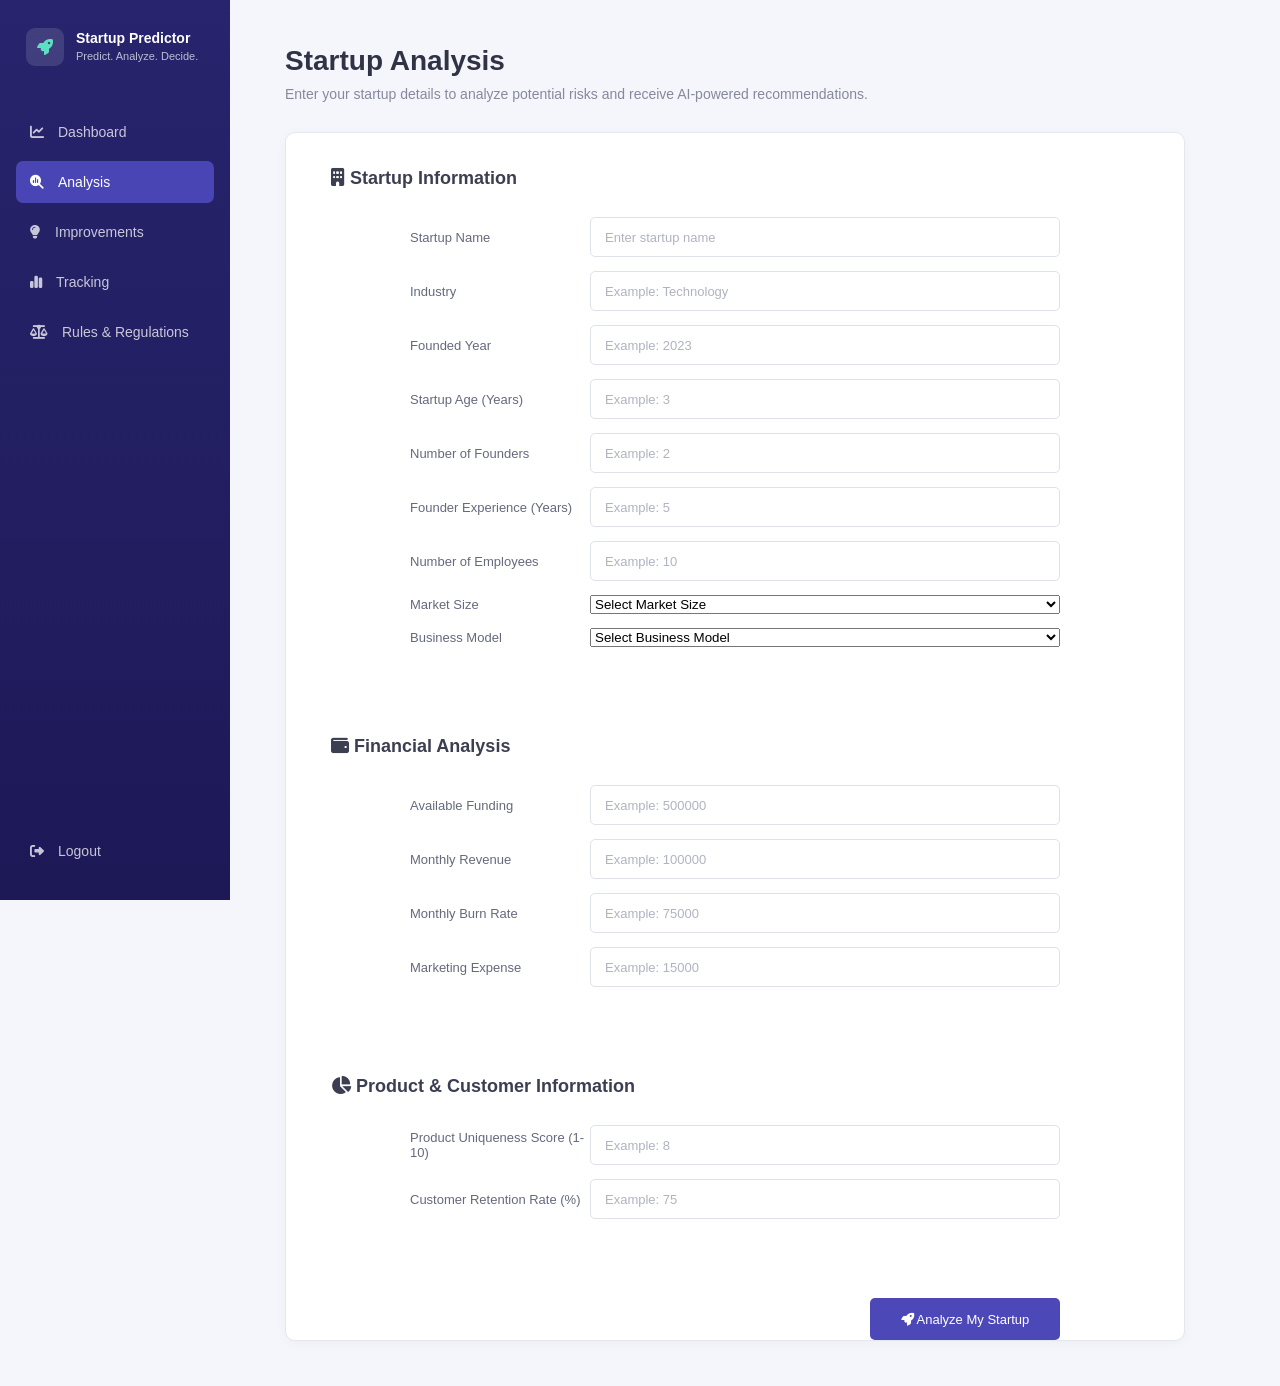
<file: login-page/analysis.html>
<!DOCTYPE html>
<html lang="en">

<head>

    <meta charset="UTF-8">

    <meta
        name="viewport"
        content="width=device-width, initial-scale=1.0"
    >

    <title>Startup Analysis - Startup Failure Predictor</title>

    <link
        rel="stylesheet"
        href="./analysis.css"
    >

    <link
        rel="stylesheet"
        href="https://cdnjs.cloudflare.com/ajax/libs/font-awesome/6.5.2/css/all.min.css"
    >

</head>


<body>


    <!-- ==========================================
         SIDEBAR
    =========================================== -->

    <aside class="sidebar">


        <!-- LOGO -->

        <div class="sidebar-logo">

            <div class="logo-icon">

                <i class="fa-solid fa-rocket"></i>

            </div>


            <div class="logo-text">

                <h3>
                    Startup Predictor
                </h3>

                <span>
                    Predict. Analyze. Decide.
                </span>

            </div>

        </div>



        <!-- ======================================
             NAVIGATION
        ======================================= -->

        <nav class="sidebar-nav">


            <!-- DASHBOARD -->

            <a
                href="./dashboard.html"
                class="nav-item"
            >

                <i class="fa-solid fa-chart-line"></i>

                <span>
                    Dashboard
                </span>

            </a>



            <!-- ANALYSIS -->

            <a
                href="./analysis.html"
                class="nav-item active"
            >

                <i class="fa-solid fa-magnifying-glass-chart"></i>

                <span>
                    Analysis
                </span>

            </a>



            <!-- IMPROVEMENTS -->

            <a
                href="./improvements.html"
                class="nav-item"
            >

                <i class="fa-solid fa-lightbulb"></i>

                <span>
                    Improvements
                </span>

            </a>



            <!-- TRACKING -->

            <a
                href="./tracking.html"
                class="nav-item"
            >

                <i class="fa-solid fa-chart-simple"></i>

                <span>
                    Tracking
                </span>

            </a>



            <!-- RULES & REGULATIONS -->

            <a
                href="./rules.html"
                class="nav-item"
            >

                <i class="fa-solid fa-scale-balanced"></i>

                <span>
                    Rules & Regulations
                </span>

            </a>


        </nav>



        <!-- ======================================
             LOGOUT
        ======================================= -->

        <div class="sidebar-bottom">

            <button
                type="button"
                class="nav-item logout-button"
                id="logoutBtn"
            >

                <i class="fa-solid fa-right-from-bracket"></i>

                <span>
                    Logout
                </span>

            </button>

        </div>


    </aside>



    <!-- ==========================================
         MAIN CONTENT
    =========================================== -->

    <main class="main-content">


        <!-- ======================================
             PAGE HEADER
        ======================================= -->

        <div class="page-header">

            <h1>
                Startup Analysis
            </h1>

            <p>
                Enter your startup details to analyze
                potential risks and receive AI-powered
                recommendations.
            </p>

        </div>



        <!-- ==========================================
             STARTUP INFORMATION
        =========================================== -->

        <div class="analysis-card">


            <div class="tab-content active">


                <h2>

                    <i class="fa-solid fa-building"></i>

                    Startup Information

                </h2>



                <div class="form-container">


                    <!-- ==================================
                         STARTUP NAME
                    =================================== -->

                    <div class="form-group">

                        <label for="startupName">

                            Startup Name

                        </label>


                        <input
                            type="text"
                            id="startupName"
                            placeholder="Enter startup name"
                        >

                    </div>



                    <!-- ==================================
                         INDUSTRY
                    =================================== -->

                    <div class="form-group">

                        <label for="industry">

                            Industry

                        </label>


                        <input
                            type="text"
                            id="industry"
                            placeholder="Example: Technology"
                        >

                    </div>



                    <!-- ==================================
                         FOUNDED YEAR
                    =================================== -->

                    <div class="form-group">

                        <label for="foundedYear">

                            Founded Year

                        </label>


                        <input
                            type="number"
                            id="foundedYear"
                            min="1900"
                            max="2026"
                            placeholder="Example: 2023"
                        >

                    </div>



                    <!-- ==================================
                         STARTUP AGE
                    =================================== -->

                    <div class="form-group">

                        <label for="startupAge">

                            Startup Age (Years)

                        </label>


                        <input
                            type="number"
                            id="startupAge"
                            min="0"
                            step="0.1"
                            placeholder="Example: 3"
                        >

                    </div>



                    <!-- ==================================
                         NUMBER OF FOUNDERS
                    =================================== -->

                    <div class="form-group">

                        <label for="numberOfFounders">

                            Number of Founders

                        </label>


                        <input
                            type="number"
                            id="numberOfFounders"
                            min="1"
                            placeholder="Example: 2"
                        >

                    </div>



                    <!-- ==================================
                         FOUNDER EXPERIENCE
                    =================================== -->

                    <div class="form-group">

                        <label for="founderExperience">

                            Founder Experience (Years)

                        </label>


                        <input
                            type="number"
                            id="founderExperience"
                            min="0"
                            step="0.1"
                            placeholder="Example: 5"
                        >

                    </div>



                    <!-- ==================================
                         EMPLOYEES
                    =================================== -->

                    <div class="form-group">

                        <label for="employeesCount">

                            Number of Employees

                        </label>


                        <input
                            type="number"
                            id="employeesCount"
                            min="1"
                            placeholder="Example: 10"
                        >

                    </div>



                    <!-- ==================================
                         MARKET SIZE
                    =================================== -->

                    <div class="form-group">

                        <label for="marketSize">

                            Market Size

                        </label>


                        <select id="marketSize">

                            <option value="">

                                Select Market Size

                            </option>


                            <option value="Small">

                                Small

                            </option>


                            <option value="Medium">

                                Medium

                            </option>


                            <option value="Large">

                                Large

                            </option>

                        </select>

                    </div>



                    <!-- ==================================
                         BUSINESS MODEL
                    =================================== -->

                    <div class="form-group">

                        <label for="businessModel">

                            Business Model

                        </label>


                        <select id="businessModel">

                            <option value="">

                                Select Business Model

                            </option>


                            <option value="B2B">

                                B2B

                            </option>


                            <option value="B2C">

                                B2C

                            </option>


                            <option value="SaaS">

                                SaaS

                            </option>


                            <option value="Marketplace">

                                Marketplace

                            </option>


                            <option value="Other">

                                Other

                            </option>

                        </select>

                    </div>


                </div>

            </div>



            <!-- ==========================================
                 FINANCIAL INFORMATION
            =========================================== -->

            <div class="tab-content active">


                <h2>

                    <i class="fa-solid fa-wallet"></i>

                    Financial Analysis

                </h2>



                <div class="form-container">


                    <!-- ==================================
                         FUNDING
                    =================================== -->

                    <div class="form-group">

                        <label for="fundingAmount">

                            Available Funding

                        </label>


                        <input
                            type="number"
                            id="fundingAmount"
                            min="0"
                            placeholder="Example: 500000"
                        >

                    </div>



                    <!-- ==================================
                         REVENUE
                    =================================== -->

                    <div class="form-group">

                        <label for="revenue">

                            Monthly Revenue

                        </label>


                        <input
                            type="number"
                            id="revenue"
                            min="0"
                            placeholder="Example: 100000"
                        >

                    </div>



                    <!-- ==================================
                         BURN RATE
                    =================================== -->

                    <div class="form-group">

                        <label for="burnRate">

                            Monthly Burn Rate

                        </label>


                        <input
                            type="number"
                            id="burnRate"
                            min="0"
                            placeholder="Example: 75000"
                        >

                    </div>



                    <!-- ==================================
                         MARKETING EXPENSE
                    =================================== -->

                    <div class="form-group">

                        <label for="marketingExpense">

                            Marketing Expense

                        </label>


                        <input
                            type="number"
                            id="marketingExpense"
                            min="0"
                            placeholder="Example: 15000"
                        >

                    </div>


                </div>

            </div>



            <!-- ==========================================
                 PRODUCT & CUSTOMER
            =========================================== -->

            <div class="tab-content active">


                <h2>

                    <i class="fa-solid fa-chart-pie"></i>

                    Product & Customer Information

                </h2>



                <div class="form-container">


                    <!-- ==================================
                         PRODUCT UNIQUENESS
                    =================================== -->

                    <div class="form-group">

                        <label for="productUniquenessScore">

                            Product Uniqueness Score (1-10)

                        </label>


                        <input
                            type="number"
                            id="productUniquenessScore"
                            min="1"
                            max="10"
                            step="0.1"
                            placeholder="Example: 8"
                        >

                    </div>



                    <!-- ==================================
                         CUSTOMER RETENTION
                    =================================== -->

                    <div class="form-group">

                        <label for="customerRetentionRate">

                            Customer Retention Rate (%)

                        </label>


                        <input
                            type="number"
                            id="customerRetentionRate"
                            min="0"
                            max="100"
                            step="0.1"
                            placeholder="Example: 75"
                        >

                    </div>


                </div>

            </div>



            <!-- ==========================================
                 ANALYZE BUTTON
            =========================================== -->

            <div class="button-container">


                <button
                    type="button"
                    class="save-btn"
                    id="analyzeBtn"
                >

                    <i class="fa-solid fa-rocket"></i>

                    Analyze My Startup

                </button>


            </div>


        </div>



        <!-- ==========================================
             RESULT SECTION
        =========================================== -->

        <div
            class="analysis-card result-card"
            id="resultSection"
            style="display: none;"
        >


            <div class="tab-content active">


                <!-- ==================================
                     RESULT TITLE
                =================================== -->

                <h2>

                    <i class="fa-solid fa-chart-line"></i>

                    Startup Risk Analysis Result

                </h2>



                <!-- ==================================
                     SUMMARY
                =================================== -->

                <div class="results-summary">


                    <!-- PREDICTION -->

                    <div class="result-box">

                        <h3>

                            Prediction

                        </h3>


                        <p id="prediction">

                            -

                        </p>

                    </div>



                    <!-- SUCCESS PROBABILITY -->

                    <div class="result-box">

                        <h3>

                            Success Probability

                        </h3>


                        <p id="successProbability">

                            0%

                        </p>

                    </div>



                    <!-- FAILURE PROBABILITY -->

                    <div class="result-box">

                        <h3>

                            Failure Probability

                        </h3>


                        <p id="failureProbability">

                            0%

                        </p>

                    </div>



                    <!-- HEALTH SCORE -->

                    <div class="result-box">

                        <h3>

                            Startup Health Score

                        </h3>


                        <p id="healthScore">

                            0/100

                        </p>

                    </div>



                    <!-- OVERALL RISK -->

                    <div class="result-box">

                        <h3>

                            Overall Risk

                        </h3>


                        <p id="riskLevel">

                            -

                        </p>

                    </div>


                </div>



                <!-- ==================================
                     RISK ANALYSIS
                =================================== -->

                <div class="result-details">


                    <h2>

                        <i class="fa-solid fa-triangle-exclamation"></i>

                        Risk Analysis

                    </h2>



                    <div class="risk-grid">


                        <!-- FINANCIAL RISK -->

                        <div class="risk-item">

                            <span>

                                Financial Risk

                            </span>


                            <strong id="financialRisk">

                                -

                            </strong>

                        </div>



                        <!-- MARKET RISK -->

                        <div class="risk-item">

                            <span>

                                Market Risk

                            </span>


                            <strong id="marketRisk">

                                -

                            </strong>

                        </div>



                        <!-- TEAM RISK -->

                        <div class="risk-item">

                            <span>

                                Team Risk

                            </span>


                            <strong id="teamRisk">

                                -

                            </strong>

                        </div>



                        <!-- OPERATIONS RISK -->

                        <div class="risk-item">

                            <span>

                                Operations Risk

                            </span>


                            <strong id="operationsRisk">

                                -

                            </strong>

                        </div>



                        <!-- BUSINESS ENVIRONMENT RISK -->

                        <div class="risk-item">

                            <span>

                                Business Environment Risk

                            </span>


                            <strong id="businessEnvironmentRisk">

                                -

                            </strong>

                        </div>


                    </div>

                </div>



                <!-- ==================================
                     RISK FACTORS
                =================================== -->

                <div class="result-details">


                    <h2>

                        <i class="fa-solid fa-list-check"></i>

                        Key Risk Factors

                    </h2>


                    <ul id="riskFactors"></ul>


                </div>



                <!-- ==================================
                     RECOMMENDATIONS
                =================================== -->

                <div class="result-details">


                    <h2>

                        <i class="fa-solid fa-lightbulb"></i>

                        Recommendations & Improvements

                    </h2>


                    <ul id="recommendations"></ul>


                </div>


            </div>


        </div>


    </main>



    <!-- ==========================================
         JAVASCRIPT
    =========================================== -->

    <script src="./analysis.js"></script>


</body>

</html>
</file>
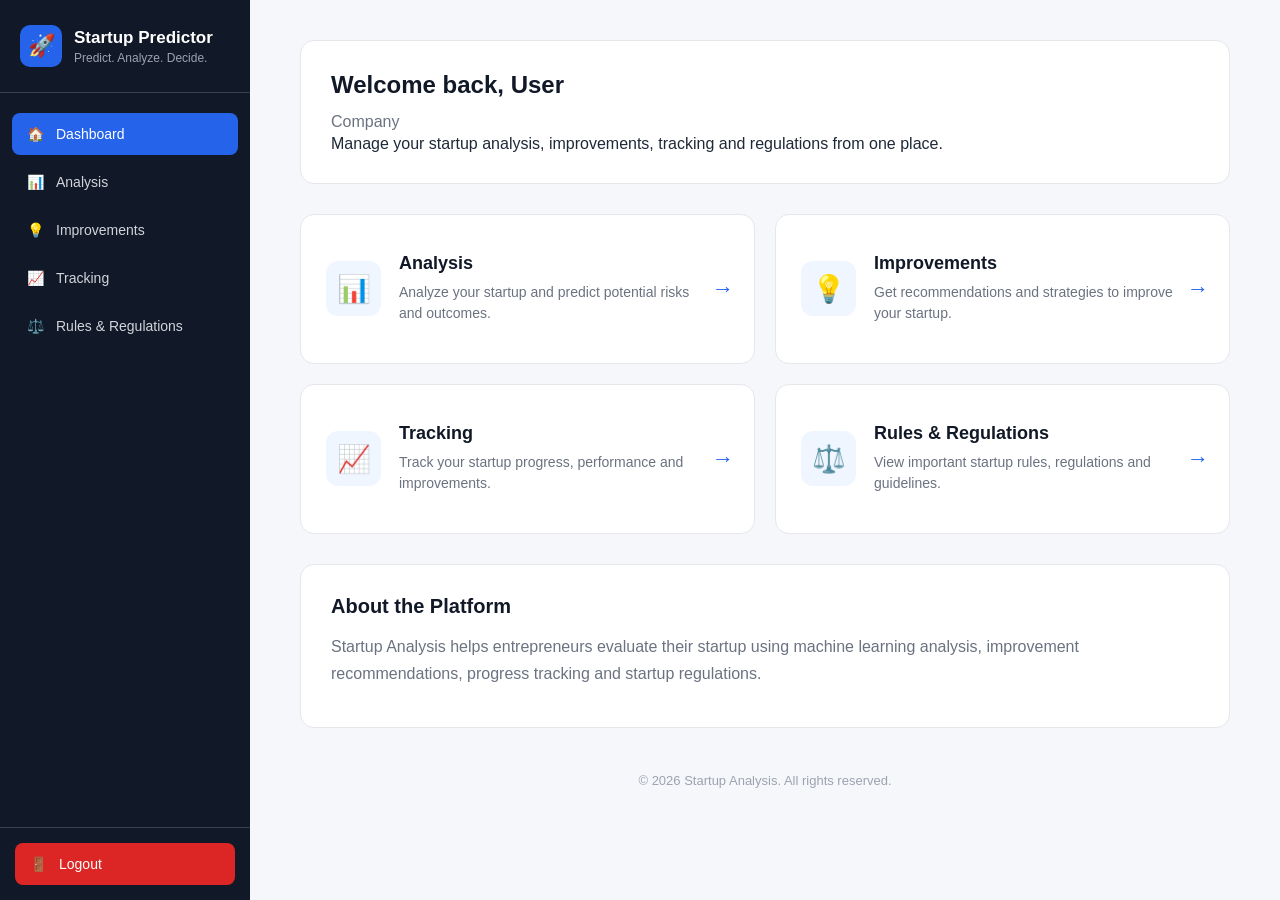
<file: login-page/dashboard.html>
<!DOCTYPE html>
<html lang="en">

<head>

    <meta charset="UTF-8">

    <meta name="viewport"
          content="width=device-width, initial-scale=1.0">

    <title>Startup Analysis - Dashboard</title>

    <link rel="stylesheet"
          href="./dashboard.css">

</head>


<body>


    <!-- =================================================
         FIXED SIDEBAR
    ================================================== -->

    <aside class="sidebar">


        <!-- SIDEBAR HEADER -->

        <div class="sidebar-header">

            <div class="logo">
                🚀
            </div>

            <div>

                <h2>
                    Startup Predictor
                </h2>

                <p>
                    Predict. Analyze. Decide.
                </p>

            </div>

        </div>


        <!-- SIDEBAR NAVIGATION -->

        <nav class="sidebar-nav">


            <!-- DASHBOARD -->

            <a href="./dashboard.html"
               class="nav-item active">

                <span>
                    🏠
                </span>

                <span>
                    Dashboard
                </span>

            </a>


            <!-- ANALYSIS -->

            <a href="./analysis.html"
               class="nav-item">

                <span>
                    📊
                </span>

                <span>
                    Analysis
                </span>

            </a>


            <!-- IMPROVEMENTS -->

            <a href="./improvements.html"
               class="nav-item">

                <span>
                    💡
                </span>

                <span>
                    Improvements
                </span>

            </a>


            <!-- TRACKING -->

            <a href="./tracking.html"
               class="nav-item">

                <span>
                    📈
                </span>

                <span>
                    Tracking
                </span>

            </a>


            <!-- RULES -->

            <a href="./rules.html"
               class="nav-item">

                <span>
                    ⚖️
                </span>

                <span>
                    Rules & Regulations
                </span>

            </a>


        </nav>


        <!-- SIDEBAR BOTTOM -->

        <div class="sidebar-bottom">

            <button id="logoutBtn"
                    class="logout-btn">

                <span>
                    🚪
                </span>

                <span>
                    Logout
                </span>

            </button>

        </div>


    </aside>



    <!-- =================================================
         MAIN CONTENT
    ================================================== -->

    <main class="main-content">


        <!-- =================================================
             WELCOME SECTION
        ================================================== -->

        <section class="welcome-section">

            <h2>Welcome back, <span id="founderName">User</span></h2>
<p id="companyName">Company Name</p>
                Manage your startup analysis,
                improvements, tracking and regulations
                from one place.

            </p>

        </section>



        <!-- =================================================
             FOUR DASHBOARD OPTIONS
             2 TOP + 2 BOTTOM
        ================================================== -->

        <section class="dashboard-options">


            <!-- =============================================
                 ANALYSIS
            ============================================== -->

            <a href="./analysis.html"
               class="dashboard-card">

                <div class="card-icon">
                    📊
                </div>

                <div>

                    <h3>
                        Analysis
                    </h3>

                    <p>
                        Analyze your startup and predict
                        potential risks and outcomes.
                    </p>

                </div>

                <span class="arrow">
                    →
                </span>

            </a>



            <!-- =============================================
                 IMPROVEMENTS
            ============================================== -->

            <a href="./improvements.html"
               class="dashboard-card">

                <div class="card-icon">
                    💡
                </div>

                <div>

                    <h3>
                        Improvements
                    </h3>

                    <p>
                        Get recommendations and strategies
                        to improve your startup.
                    </p>

                </div>

                <span class="arrow">
                    →
                </span>

            </a>



            <!-- =============================================
                 TRACKING
            ============================================== -->

            <a href="./tracking.html"
               class="dashboard-card">

                <div class="card-icon">
                    📈
                </div>

                <div>

                    <h3>
                        Tracking
                    </h3>

                    <p>
                        Track your startup progress,
                        performance and improvements.
                    </p>

                </div>

                <span class="arrow">
                    →
                </span>

            </a>



            <!-- =============================================
                 RULES & REGULATIONS
            ============================================== -->

            <a href="./rules.html"
               class="dashboard-card">

                <div class="card-icon">
                    ⚖️
                </div>

                <div>

                    <h3>
                        Rules & Regulations
                    </h3>

                    <p>
                        View important startup rules,
                        regulations and guidelines.
                    </p>

                </div>

                <span class="arrow">
                    →
                </span>

            </a>


        </section>



        <!-- =================================================
             ABOUT PLATFORM
        ================================================== -->

        <section class="project-info">

            <h2>
                About the Platform
            </h2>

            <p>

                Startup Analysis helps entrepreneurs
                evaluate their startup using machine
                learning analysis, improvement
                recommendations, progress tracking
                and startup regulations.

            </p>

        </section>



        <!-- =================================================
             FOOTER
        ================================================== -->

        <footer>

            © 2026 Startup Analysis.
            All rights reserved.

        </footer>


    </main>



    <!-- =================================================
         DASHBOARD JAVASCRIPT
    ================================================== -->

    <script src="./dashboard.js"></script>


</body>

</html>
</file>
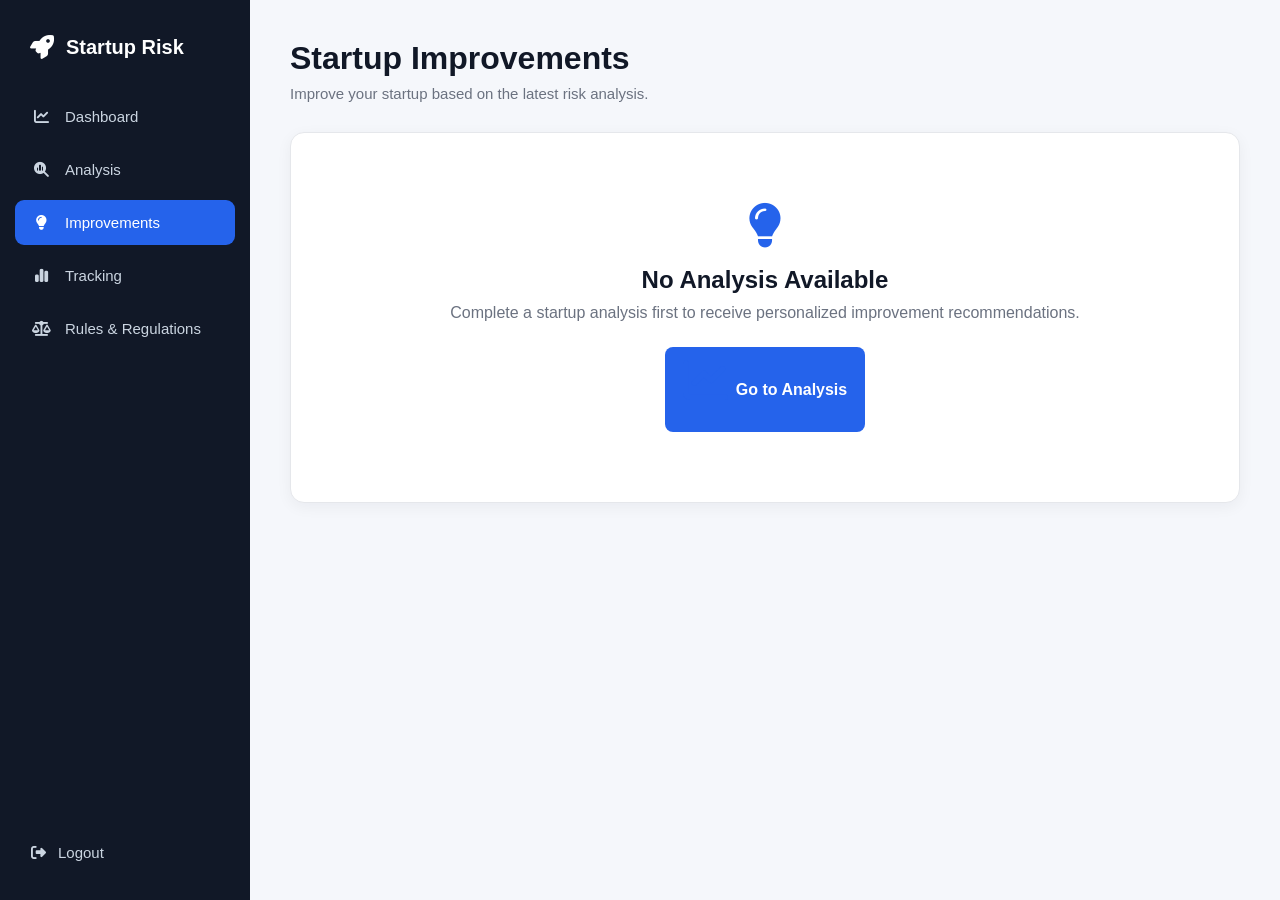
<file: login-page/improvements.html>
<!DOCTYPE html>
<html lang="en">
<head>
    <meta charset="UTF-8">
    <meta name="viewport" content="width=device-width, initial-scale=1.0">

    <title>Startup Improvements</title>

    <link rel="stylesheet" href="./improvements.css">

    <link
        rel="stylesheet"
        href="https://cdnjs.cloudflare.com/ajax/libs/font-awesome/6.5.2/css/all.min.css"
    >
</head>

<body>

    <!-- SIDEBAR -->
    <aside class="sidebar">

        <div class="sidebar-logo">
            <i class="fa-solid fa-rocket"></i>
            <span>Startup Risk</span>
        </div>

        <nav class="sidebar-nav">

            <a href="./dashboard.html" class="nav-item">
                <i class="fa-solid fa-chart-line"></i>
                <span>Dashboard</span>
            </a>

            <a href="./analysis.html" class="nav-item">
                <i class="fa-solid fa-magnifying-glass-chart"></i>
                <span>Analysis</span>
            </a>

            <a href="./improvements.html" class="nav-item active">
                <i class="fa-solid fa-lightbulb"></i>
                <span>Improvements</span>
            </a>

            <a href="./tracking.html" class="nav-item">
                <i class="fa-solid fa-chart-simple"></i>
                <span>Tracking</span>
            </a>

            <a href="./rules.html" class="nav-item">
                <i class="fa-solid fa-scale-balanced"></i>
                <span>Rules & Regulations</span>
            </a>

        </nav>

        <div class="sidebar-bottom">

            <button id="logoutBtn" class="logout-btn">
                <i class="fa-solid fa-right-from-bracket"></i>
                <span>Logout</span>
            </button>

        </div>

    </aside>


    <!-- MAIN CONTENT -->
    <main class="main-content">

        <div class="page-header">

            <h1>Startup Improvements</h1>

            <p>
                Improve your startup based on the latest risk analysis.
            </p>

        </div>


        <!-- NO ANALYSIS MESSAGE -->

        <section id="noAnalysis" class="no-analysis">

            <i class="fa-solid fa-lightbulb"></i>

            <h2>No Analysis Available</h2>

            <p>
                Complete a startup analysis first to receive
                personalized improvement recommendations.
            </p>

            <a href="./analysis.html" class="analysis-btn">
                <i class="fa-solid fa-chart-line"></i>
                Go to Analysis
            </a>

        </section>


        <!-- ANALYSIS CONTENT -->

        <section id="improvementContent" class="hidden">


            <!-- STARTUP HEADER -->

            <div class="startup-card">

                <div class="startup-icon">
                    <i class="fa-solid fa-building"></i>
                </div>

                <div>

                    <span>Latest Analysis</span>

                    <h2 id="startupName">
                        Startup
                    </h2>

                    <p id="startupInfo">
                        -
                    </p>

                </div>

            </div>


            <!-- RISK OVERVIEW -->

            <div class="section-title">

                <h2>Risk Overview</h2>

                <p>
                    Current startup health and risk indicators.
                </p>

            </div>


            <div class="risk-grid">


                <div class="risk-card">

                    <div class="risk-icon health">
                        <i class="fa-solid fa-heart-pulse"></i>
                    </div>

                    <div>

                        <span>Health Score</span>

                        <h2 id="healthScore">
                            -
                        </h2>

                    </div>

                </div>


                <div class="risk-card">

                    <div class="risk-icon success">
                        <i class="fa-solid fa-circle-check"></i>
                    </div>

                    <div>

                        <span>Success Probability</span>

                        <h2 id="successProbability">
                            -
                        </h2>

                    </div>

                </div>


                <div class="risk-card">

                    <div class="risk-icon failure">
                        <i class="fa-solid fa-triangle-exclamation"></i>
                    </div>

                    <div>

                        <span>Failure Probability</span>

                        <h2 id="failureProbability">
                            -
                        </h2>

                    </div>

                </div>


                <div class="risk-card">

                    <div class="risk-icon risk">
                        <i class="fa-solid fa-shield-halved"></i>
                    </div>

                    <div>

                        <span>Overall Risk</span>

                        <h2 id="overallRisk">
                            -
                        </h2>

                    </div>

                </div>

            </div>


            <!-- RISK AREAS -->

            <div class="section-title">

                <h2>Risk Areas</h2>

                <p>
                    Areas that may require attention.
                </p>

            </div>


            <div class="risk-area-grid">


                <div class="risk-area">

                    <div class="area-header">

                        <i class="fa-solid fa-coins"></i>

                        <h3>Financial Risk</h3>

                    </div>

                    <p id="financialRisk">
                        -
                    </p>

                </div>


                <div class="risk-area">

                    <div class="area-header">

                        <i class="fa-solid fa-chart-pie"></i>

                        <h3>Market Risk</h3>

                    </div>

                    <p id="marketRisk">
                        -
                    </p>

                </div>


                <div class="risk-area">

                    <div class="area-header">

                        <i class="fa-solid fa-users"></i>

                        <h3>Team Risk</h3>

                    </div>

                    <p id="teamRisk">
                        -
                    </p>

                </div>


                <div class="risk-area">

                    <div class="area-header">

                        <i class="fa-solid fa-gears"></i>

                        <h3>Operations Risk</h3>

                    </div>

                    <p id="operationsRisk">
                        -
                    </p>

                </div>


                <div class="risk-area">

                    <div class="area-header">

                        <i class="fa-solid fa-building-columns"></i>

                        <h3>Business Environment</h3>

                    </div>

                    <p id="businessEnvironmentRisk">
                        -
                    </p>

                </div>

            </div>


            <!-- RISK FACTORS -->

            <div class="section-title">

                <h2>Key Risk Factors</h2>

                <p>
                    Factors identified from your startup analysis.
                </p>

            </div>


            <div id="riskFactors" class="risk-factors">
            </div>


            <!-- RECOMMENDATIONS -->

            <div class="section-title">

                <h2>Recommended Improvements</h2>

                <p>
                    Actions you can take to reduce startup failure risk.
                </p>

            </div>


            <div id="recommendations" class="recommendations">
            </div>


        </section>

    </main>


    <script src="./improvements.js"></script>

</body>
</html>
</file>
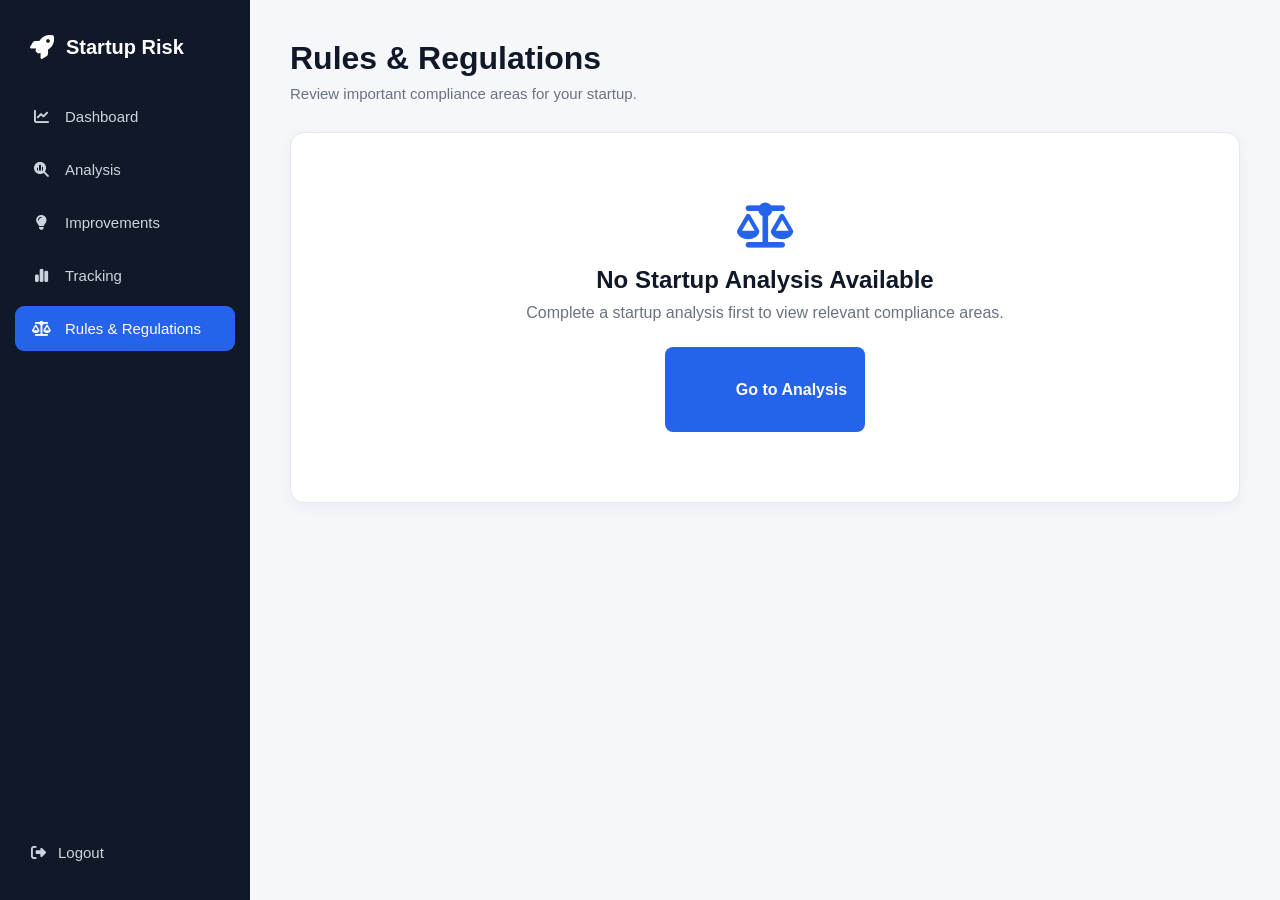
<file: login-page/rules.html>
<!DOCTYPE html>
<html lang="en">

<head>
    <meta charset="UTF-8">
    <meta name="viewport" content="width=device-width, initial-scale=1.0">

    <title>Rules & Regulations</title>

    <link rel="stylesheet" href="./rules.css">

    <link
        rel="stylesheet"
        href="https://cdnjs.cloudflare.com/ajax/libs/font-awesome/6.5.2/css/all.min.css"
    >
</head>

<body>

    <!-- =========================
         SIDEBAR
    ========================== -->

    <aside class="sidebar">

        <div class="sidebar-logo">
            <i class="fa-solid fa-rocket"></i>
            <span>Startup Risk</span>
        </div>


        <nav class="sidebar-nav">

            <a href="./dashboard.html" class="nav-item">
                <i class="fa-solid fa-chart-line"></i>
                <span>Dashboard</span>
            </a>

            <a href="./analysis.html" class="nav-item">
                <i class="fa-solid fa-magnifying-glass-chart"></i>
                <span>Analysis</span>
            </a>

            <a href="./improvements.html" class="nav-item">
                <i class="fa-solid fa-lightbulb"></i>
                <span>Improvements</span>
            </a>

            <a href="./tracking.html" class="nav-item">
                <i class="fa-solid fa-chart-simple"></i>
                <span>Tracking</span>
            </a>

            <a href="./rules.html" class="nav-item active">
                <i class="fa-solid fa-scale-balanced"></i>
                <span>Rules & Regulations</span>
            </a>

        </nav>


        <div class="sidebar-bottom">

            <button id="logoutBtn" class="logout-btn">

                <i class="fa-solid fa-right-from-bracket"></i>

                <span>Logout</span>

            </button>

        </div>

    </aside>


    <!-- =========================
         MAIN CONTENT
    ========================== -->

    <main class="main-content">


        <!-- HEADER -->

        <div class="page-header">

            <h1>Rules & Regulations</h1>

            <p>
                Review important compliance areas for your startup.
            </p>

        </div>


        <!-- =========================
             NO ANALYSIS
        ========================== -->

        <section id="noAnalysis" class="no-analysis">

            <i class="fa-solid fa-scale-balanced"></i>

            <h2>No Startup Analysis Available</h2>

            <p>
                Complete a startup analysis first to view
                relevant compliance areas.
            </p>

            <a href="./analysis.html" class="analysis-btn">

                <i class="fa-solid fa-chart-line"></i>

                Go to Analysis

            </a>

        </section>


        <!-- =========================
             RULE CONTENT
        ========================== -->

        <section id="rulesContent" class="hidden">


            <!-- STARTUP INFORMATION -->

            <div class="startup-card">

                <div class="startup-icon">

                    <i class="fa-solid fa-building"></i>

                </div>


                <div>

                    <span>Latest Startup</span>

                    <h2 id="startupName">
                        -
                    </h2>

                    <p id="startupInfo">
                        -
                    </p>

                </div>

            </div>


            <!-- =========================
                 COMPLIANCE OVERVIEW
            ========================== -->

            <div class="section-title">

                <h2>Compliance Overview</h2>

                <p>
                    Important areas your startup should review.
                </p>

            </div>


            <div class="compliance-grid">


                <!-- BUSINESS REGISTRATION -->

                <div class="compliance-card">

                    <div class="compliance-icon">

                        <i class="fa-solid fa-building-columns"></i>

                    </div>

                    <div>

                        <h3>Business Registration</h3>

                        <p>
                            Ensure the business is properly registered
                            under the applicable legal structure.
                        </p>

                    </div>

                </div>


                <!-- TAX -->

                <div class="compliance-card">

                    <div class="compliance-icon">

                        <i class="fa-solid fa-file-invoice-dollar"></i>

                    </div>

                    <div>

                        <h3>Tax & GST</h3>

                        <p>
                            Review applicable income tax, GST and
                            other statutory tax obligations.
                        </p>

                    </div>

                </div>


                <!-- IP -->

                <div class="compliance-card">

                    <div class="compliance-icon">

                        <i class="fa-solid fa-copyright"></i>

                    </div>

                    <div>

                        <h3>Intellectual Property</h3>

                        <p>
                            Consider protecting trademarks,
                            copyrights, patents and other IP assets.
                        </p>

                    </div>

                </div>


                <!-- DATA -->

                <div class="compliance-card">

                    <div class="compliance-icon">

                        <i class="fa-solid fa-shield-halved"></i>

                    </div>

                    <div>

                        <h3>Data Protection</h3>

                        <p>
                            Review requirements for handling,
                            storing and protecting customer data.
                        </p>

                    </div>

                </div>


                <!-- EMPLOYMENT -->

                <div class="compliance-card">

                    <div class="compliance-icon">

                        <i class="fa-solid fa-users"></i>

                    </div>

                    <div>

                        <h3>Employment & Labour</h3>

                        <p>
                            Review applicable employee contracts,
                            wages, benefits and labour requirements.
                        </p>

                    </div>

                </div>


                <!-- INDUSTRY -->

                <div class="compliance-card">

                    <div class="compliance-icon">

                        <i class="fa-solid fa-industry"></i>

                    </div>

                    <div>

                        <h3>Industry Compliance</h3>

                        <p id="industryCompliance">
                            Review regulations applicable to your industry.
                        </p>

                    </div>

                </div>


            </div>


            <!-- =========================
                 IMPORTANT REGULATIONS
            ========================== -->

            <div class="section-title">

                <h2>Important Areas to Review</h2>

                <p>
                    These areas may require attention depending on your startup.
                </p>

            </div>


            <div id="regulationList" class="regulation-list">
            </div>


            <!-- =========================
                 CHECKLIST
            ========================== -->

            <div class="section-title">

                <h2>Compliance Checklist</h2>

                <p>
                    Use this checklist as a starting point for reviewing
                    your startup's compliance requirements.
                </p>

            </div>


            <div class="checklist">


                <label class="check-item">

                    <input type="checkbox">

                    <span>
                        Business registration reviewed
                    </span>

                </label>


                <label class="check-item">

                    <input type="checkbox">

                    <span>
                        Tax and GST requirements reviewed
                    </span>

                </label>


                <label class="check-item">

                    <input type="checkbox">

                    <span>
                        Intellectual property protection reviewed
                    </span>

                </label>


                <label class="check-item">

                    <input type="checkbox">

                    <span>
                        Privacy and data protection requirements reviewed
                    </span>

                </label>


                <label class="check-item">

                    <input type="checkbox">

                    <span>
                        Employment and labour requirements reviewed
                    </span>

                </label>


                <label class="check-item">

                    <input type="checkbox">

                    <span id="industryChecklist">
                        Industry-specific requirements reviewed
                    </span>

                </label>


            </div>


            <!-- =========================
                 DISCLAIMER
            ========================== -->

            <div class="disclaimer">

                <div class="disclaimer-icon">

                    <i class="fa-solid fa-circle-info"></i>

                </div>


                <div>

                    <h3>Important Notice</h3>

                    <p>
                        This section provides general information
                        for startup planning and awareness. It does
                        not constitute legal, tax or professional advice.
                        Requirements may vary depending on the business,
                        industry, location and applicable laws. Consult
                        a qualified professional or the relevant
                        government authority for specific requirements.
                    </p>

                </div>

            </div>


        </section>

    </main>


    <script src="./rules.js"></script>

</body>

</html>
</file>
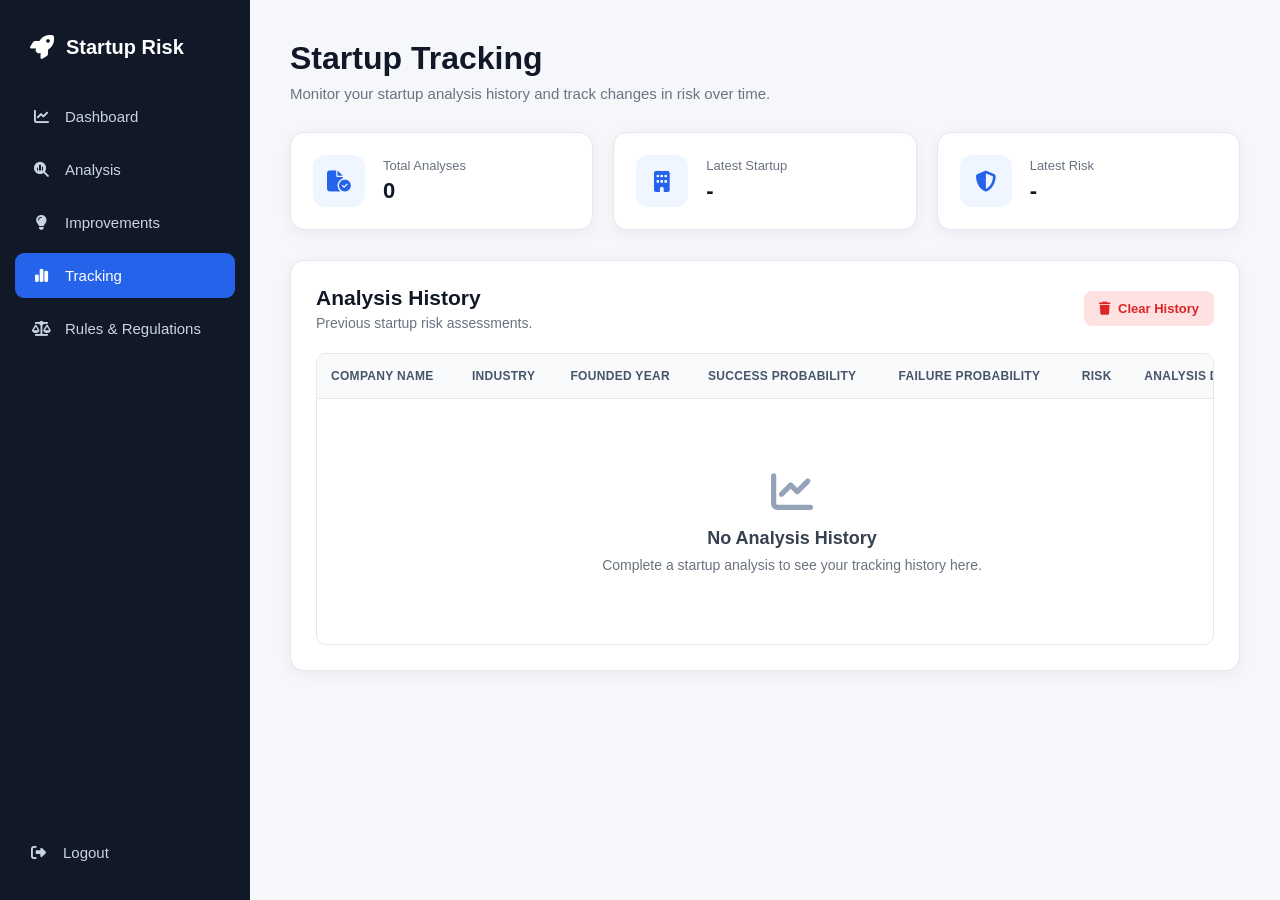
<file: login-page/tracking.html>
<!DOCTYPE html>
<html lang="en">
<head>
    <meta charset="UTF-8">
    <meta name="viewport" content="width=device-width, initial-scale=1.0">

    <title>Startup Tracking</title>

    <link rel="stylesheet" href="./tracking.css">

    <link
        rel="stylesheet"
        href="https://cdnjs.cloudflare.com/ajax/libs/font-awesome/6.5.2/css/all.min.css"
    >
</head>

<body>

    <!-- SIDEBAR -->
    <aside class="sidebar">

        <div class="sidebar-logo">
            <i class="fa-solid fa-rocket"></i>
            <span>Startup Risk</span>
        </div>

        <nav class="sidebar-nav">

            <a href="./dashboard.html" class="nav-item">
                <i class="fa-solid fa-chart-line"></i>
                <span>Dashboard</span>
            </a>

            <a href="./analysis.html" class="nav-item">
                <i class="fa-solid fa-magnifying-glass-chart"></i>
                <span>Analysis</span>
            </a>

            <a href="./improvements.html" class="nav-item">
                <i class="fa-solid fa-lightbulb"></i>
                <span>Improvements</span>
            </a>

            <a href="./tracking.html" class="nav-item active">
                <i class="fa-solid fa-chart-simple"></i>
                <span>Tracking</span>
            </a>

            <a href="./rules.html" class="nav-item">
                <i class="fa-solid fa-scale-balanced"></i>
                <span>Rules & Regulations</span>
            </a>

        </nav>

        <div class="sidebar-bottom">

            <button id="logoutBtn" class="logout-btn">
                <i class="fa-solid fa-right-from-bracket"></i>
                <span>Logout</span>
            </button>

        </div>

    </aside>


    <!-- MAIN CONTENT -->
    <main class="main-content">

        <div class="page-header">

            <div>
                <h1>Startup Tracking</h1>

                <p>
                    Monitor your startup analysis history and track changes in risk over time.
                </p>
            </div>

        </div>


        <!-- SUMMARY CARDS -->
        <section class="summary-cards">

            <div class="summary-card">

                <div class="summary-icon">
                    <i class="fa-solid fa-file-circle-check"></i>
                </div>

                <div>
                    <span>Total Analyses</span>
                    <h2 id="totalAnalyses">0</h2>
                </div>

            </div>


            <div class="summary-card">

                <div class="summary-icon">
                    <i class="fa-solid fa-building"></i>
                </div>

                <div>
                    <span>Latest Startup</span>
                    <h2 id="latestStartup">-</h2>
                </div>

            </div>


            <div class="summary-card">

                <div class="summary-icon">
                    <i class="fa-solid fa-shield-halved"></i>
                </div>

                <div>
                    <span>Latest Risk</span>
                    <h2 id="latestRisk">-</h2>
                </div>

            </div>

        </section>


        <!-- TRACKING TABLE -->
        <section class="tracking-section">

            <div class="section-header">

                <div>
                    <h2>Analysis History</h2>

                    <p>
                        Previous startup risk assessments.
                    </p>
                </div>

                <button id="clearHistoryBtn" class="clear-btn">
                    <i class="fa-solid fa-trash"></i>
                    Clear History
                </button>

            </div>


            <div class="table-wrapper">

                <table id="trackingTable">

                    <thead>

                        <tr>
                            <th>Company Name</th>
                            <th>Industry</th>
                            <th>Founded Year</th>
                            <th>Success Probability</th>
                            <th>Failure Probability</th>
                            <th>Risk</th>
                            <th>Analysis Date</th>
                        </tr>

                    </thead>

                    <tbody id="trackingBody">

                    </tbody>

                </table>

            </div>

        </section>

    </main>


    <script src="./tracking.js"></script>

</body>
</html>
</file>
<file: login-page/analysis.css>
/* ==========================================
   GLOBAL RESET
========================================== */

* {

    margin: 0;

    padding: 0;

    box-sizing: border-box;

}


body {

    font-family:
        Arial,
        Helvetica,
        sans-serif;

    background:
        #f5f6fb;

    color:
        #2d3042;

    min-height: 100vh;

}


/* ==========================================
   SIDEBAR
========================================== */

.sidebar {

    width: 230px;

    height: 100vh;

    position: fixed;

    top: 0;

    left: 0;

    background:
        linear-gradient(
            180deg,
            #28246d,
            #1d1957
        );

    padding:
        28px 16px;

    display: flex;

    flex-direction: column;

    color: white;

}


/* ==========================================
   LOGO
========================================== */

.sidebar-logo {

    display: flex;

    align-items: center;

    gap: 12px;

    margin-bottom: 45px;

    padding-left: 10px;

}


.logo-icon {

    width: 38px;

    height: 38px;

    display: flex;

    align-items: center;

    justify-content: center;

    border-radius: 9px;

    background:
        rgba(255, 255, 255, 0.12);

    color:
        #5de0bf;

}


.logo-text h3 {

    font-size: 14px;

    font-weight: 600;

}


.logo-text span {

    font-size: 11px;

    opacity: 0.7;

}


/* ==========================================
   NAVIGATION
========================================== */

.sidebar-nav {

    display: flex;

    flex-direction: column;

    gap: 8px;

}


.nav-item {

    display: flex;

    align-items: center;

    gap: 14px;

    width: 100%;

    padding:
        13px 14px;

    border: none;

    border-radius: 7px;

    background:
        transparent;

    color:
        rgba(255, 255, 255, 0.75);

    text-decoration: none;

    font-size: 14px;

    cursor: pointer;

    transition: 0.3s;

}


.nav-item:hover {

    background:
        rgba(255, 255, 255, 0.10);

    color:
        white;

}


.nav-item.active {

    background:
        #4945b5;

    color:
        white;

}


.sidebar-bottom {

    margin-top: auto;

}


.logout-button {

    font-family: inherit;

}


/* ==========================================
   MAIN CONTENT
========================================== */

.main-content {

    margin-left: 230px;

    min-height: 100vh;

    padding:
        45px 55px;

}


/* ==========================================
   PAGE HEADER
========================================== */

.page-header {

    margin-bottom: 30px;

}


.page-header h1 {

    font-size: 28px;

    font-weight: 700;

    color:
        #303346;

    margin-bottom: 9px;

}


.page-header p {

    color:
        #85899c;

    font-size: 14px;

}


/* ==========================================
   ANALYSIS CARD
========================================== */

.analysis-card {

    width: 100%;

    max-width: 900px;

    background:
        white;

    border:
        1px solid #e5e7ef;

    border-radius: 10px;

    box-shadow:
        0 3px 12px rgba(0, 0, 0, 0.03);

    overflow: hidden;

}


/* ==========================================
   TABS
========================================== */

.analysis-tabs {

    display: flex;

    border-bottom:
        1px solid #e7e8ef;

    padding:
        0 20px;

}


.tab-btn {

    padding:
        18px 18px;

    border: none;

    background:
        transparent;

    color:
        #777b8d;

    font-size: 13px;

    cursor: pointer;

    position: relative;

    white-space: nowrap;

}


.tab-btn:hover {

    color:
        #4945b5;

}


.tab-btn.active {

    color:
        white;

    background:
        #4c48b7;

    border-radius:
        5px 5px 0 0;

}


/* ==========================================
   TAB CONTENT
========================================== */

.tab-content {

    display: none;

    padding:
        35px 45px 40px;

}


.tab-content.active {

    display: block;

}


.tab-content h2 {

    font-size: 18px;

    margin-bottom: 28px;

    color:
        #3c3f51;

}


/* ==========================================
   FORM
========================================== */

.form-container {

    max-width: 650px;

    margin: auto;

}


.form-group {

    display: grid;

    grid-template-columns:
        180px 1fr;

    align-items: center;

    margin-bottom: 14px;

}


.form-group label {

    font-size: 13px;

    color:
        #65697c;

}


.form-group input {

    width: 100%;

    height: 40px;

    border:
        1px solid #dfe1e9;

    border-radius: 5px;

    padding:
        0 14px;

    font-size: 13px;

    outline: none;

    color:
        #444758;

    transition: 0.3s;

}


.form-group input:focus {

    border-color:
        #4c48b7;

    box-shadow:
        0 0 0 3px rgba(76, 72, 183, 0.08);

}


.form-group input::placeholder {

    color:
        #b0b3c0;

}


/* ==========================================
   SAVE BUTTON
========================================== */

.button-container {

    max-width: 650px;

    margin:
        25px auto 0;

    display: flex;

    justify-content: flex-end;

}


.save-btn {

    min-width: 190px;

    height: 42px;

    border: none;

    border-radius: 5px;

    background:
        #4c48b7;

    color:
        white;

    font-size: 13px;

    font-weight: 500;

    cursor: pointer;

    transition: 0.3s;

}


.save-btn:hover {

    background:
        #3935a0;

    transform:
        translateY(-1px);

}


.save-btn:disabled {

    opacity: 0.7;

    cursor:
        not-allowed;

}


/* ==========================================
   COMING SOON
========================================== */

.coming-soon {

    min-height: 300px;

    display: flex;

    flex-direction: column;

    align-items: center;

    justify-content: center;

    color:
        #9699aa;

}


.coming-soon i {

    font-size: 50px;

    color:
        #5a56c7;

    margin-bottom: 20px;

}


/* ==========================================
   RESPONSIVE
========================================== */

@media (max-width: 1000px) {

    .sidebar {

        width: 75px;

        padding:
            25px 10px;

    }


    .logo-text {

        display: none;

    }


    .sidebar-logo {

        justify-content: center;

        padding: 0;

    }


    .nav-item {

        justify-content: center;

    }


    .nav-item span {

        display: none;

    }


    .main-content {

        margin-left: 75px;

    }

}


@media (max-width: 768px) {

    .main-content {

        padding:
            30px 20px;

    }


    .analysis-tabs {

        overflow-x: auto;

        padding: 0;

    }


    .tab-content {

        padding:
            25px 20px;

    }


    .form-group {

        grid-template-columns:
            1fr;

        gap: 7px;

        margin-bottom: 18px;

    }


    .button-container {

        justify-content: stretch;

    }


    .save-btn {

        width: 100%;

    }

}


@media (max-width: 500px) {

    .sidebar {

        width: 60px;

    }


    .main-content {

        margin-left: 60px;

    }


    .logo-icon {

        width: 32px;

        height: 32px;

    }

}
</file>
<file: login-page/dashboard.css>
* {
    margin: 0;
    padding: 0;
    box-sizing: border-box;
}

body {
    font-family: Arial, Helvetica, sans-serif;
    background: #f5f7fb;
    color: #1f2937;
}


/* =========================
   FIXED SIDEBAR
========================= */

.sidebar {
    position: fixed;
    left: 0;
    top: 0;

    width: 250px;
    height: 100vh;

    background: #111827;
    color: white;

    display: flex;
    flex-direction: column;

    z-index: 1000;
}


/* Sidebar Header */

.sidebar-header {
    display: flex;
    align-items: center;

    gap: 12px;

    padding: 25px 20px;

    border-bottom: 1px solid #374151;
}

.logo {
    width: 42px;
    height: 42px;

    display: flex;
    align-items: center;
    justify-content: center;

    background: #2563eb;

    border-radius: 10px;

    font-size: 22px;
}

.sidebar-header h2 {
    font-size: 17px;
    margin-bottom: 3px;
}

.sidebar-header p {
    font-size: 12px;
    color: #9ca3af;
}


/* =========================
   NAVIGATION
========================= */

.sidebar-nav {
    padding: 20px 12px;

    display: flex;
    flex-direction: column;

    gap: 6px;
}

.nav-item {
    display: flex;
    align-items: center;

    gap: 12px;

    padding: 13px 15px;

    color: #d1d5db;

    text-decoration: none;

    border-radius: 8px;

    font-size: 14px;

    transition: 0.2s;
}

.nav-item:hover {
    background: #1f2937;
    color: white;
}

.nav-item.active {
    background: #2563eb;
    color: white;
}


/* =========================
   LOGOUT
========================= */

.sidebar-bottom {
    margin-top: auto;

    padding: 15px;

    border-top: 1px solid #374151;
}

.logout-btn {
    width: 100%;

    padding: 13px 15px;

    border: none;

    border-radius: 8px;

    background: #dc2626;

    color: white;

    font-size: 14px;

    cursor: pointer;

    display: flex;
    align-items: center;

    gap: 12px;

    transition: 0.2s;
}

.logout-btn:hover {
    background: #b91c1c;
}


/* =========================
   MAIN CONTENT
========================= */

.main-content {
    margin-left: 250px;

    min-height: 100vh;

    padding: 40px 50px;

    max-width: 1400px;
}


/* =========================
   HEADER
========================= */

.page-header {
    margin-bottom: 35px;
}

.page-header h1 {
    font-size: 30px;

    color: #111827;

    margin-bottom: 8px;
}

.page-header p {
    color: #6b7280;

    font-size: 15px;
}


/* =========================
   WELCOME
========================= */

.welcome-section {
    background: white;

    padding: 30px;

    border-radius: 14px;

    border: 1px solid #e5e7eb;

    margin-bottom: 30px;
}

.welcome-section h2 {
    font-size: 24px;

    color: #111827;

    margin-bottom: 10px;
}

.welcome-section p {
    color: #6b7280;

    line-height: 1.6;
}


/* =========================
   DASHBOARD CARDS
========================= */

.dashboard-options {
    display: grid;

    grid-template-columns: repeat(2, 1fr);

    gap: 20px;

    margin-bottom: 30px;
}

.dashboard-card {
    position: relative;

    display: flex;
    align-items: center;

    gap: 18px;

    background: white;

    padding: 25px;

    min-height: 150px;

    border-radius: 14px;

    border: 1px solid #e5e7eb;

    text-decoration: none;

    color: inherit;

    transition: 0.25s;
}

.dashboard-card:hover {
    transform: translateY(-3px);

    border-color: #2563eb;

    box-shadow: 0 8px 25px rgba(0, 0, 0, 0.08);
}


.card-icon {
    min-width: 55px;
    height: 55px;

    display: flex;
    align-items: center;
    justify-content: center;

    background: #eff6ff;

    border-radius: 12px;

    font-size: 27px;
}


.dashboard-card h3 {
    font-size: 18px;

    color: #111827;

    margin-bottom: 8px;
}

.dashboard-card p {
    font-size: 14px;

    line-height: 1.5;

    color: #6b7280;

    padding-right: 20px;
}


.arrow {
    position: absolute;

    right: 20px;
    top: 50%;

    transform: translateY(-50%);

    font-size: 22px;

    color: #2563eb;
}


/* =========================
   PROJECT INFO
========================= */

.project-info {
    background: white;

    padding: 30px;

    border-radius: 14px;

    border: 1px solid #e5e7eb;

    margin-bottom: 30px;
}

.project-info h2 {
    font-size: 20px;

    margin-bottom: 15px;

    color: #111827;
}

.project-info p {
    color: #6b7280;

    line-height: 1.7;

    margin-bottom: 10px;
}


/* =========================
   FOOTER
========================= */

footer {
    text-align: center;

    color: #9ca3af;

    font-size: 13px;

    padding: 15px 0;
}


/* =========================
   RESPONSIVE
========================= */

@media (max-width: 900px) {

    .sidebar {
        width: 210px;
    }

    .main-content {
        margin-left: 210px;

        padding: 30px;
    }

    .dashboard-options {
        grid-template-columns: 1fr;
    }
}


@media (max-width: 650px) {

    .sidebar {
        position: relative;

        width: 100%;

        height: auto;
    }

    .sidebar-nav {
        flex-direction: row;

        overflow-x: auto;
    }

    .nav-item {
        white-space: nowrap;
    }

    .sidebar-bottom {
        margin-top: 0;
    }

    .main-content {
        margin-left: 0;

        padding: 25px 20px;
    }
}
</file>
<file: login-page/improvements.css>
* {
    margin: 0;
    padding: 0;
    box-sizing: border-box;
}

body {
    font-family: Arial, Helvetica, sans-serif;
    background: #f5f7fb;
    color: #1f2937;
}


/* =========================
   SIDEBAR
========================= */

.sidebar {
    position: fixed;
    top: 0;
    left: 0;

    width: 250px;
    height: 100vh;

    background: #111827;
    color: white;

    display: flex;
    flex-direction: column;

    padding: 25px 15px;

    z-index: 1000;
}

.sidebar-logo {
    display: flex;
    align-items: center;

    gap: 12px;

    padding: 10px 15px 35px;

    font-size: 20px;
    font-weight: 700;
}

.sidebar-logo i {
    font-size: 24px;
}

.sidebar-nav {
    display: flex;
    flex-direction: column;

    gap: 8px;
}

.nav-item {
    display: flex;
    align-items: center;

    gap: 14px;

    padding: 14px 16px;

    border-radius: 9px;

    color: #cbd5e1;

    text-decoration: none;

    font-size: 15px;

    transition: 0.2s;
}

.nav-item:hover {
    background: #1f2937;
    color: white;
}

.nav-item.active {
    background: #2563eb;
    color: white;
}

.nav-item i {
    width: 20px;
    text-align: center;
}

.sidebar-bottom {
    margin-top: auto;
}

.logout-btn {
    width: 100%;

    display: flex;
    align-items: center;

    gap: 12px;

    padding: 14px 16px;

    border: none;
    border-radius: 9px;

    background: transparent;

    color: #cbd5e1;

    font-size: 15px;

    cursor: pointer;

    text-align: left;
}

.logout-btn:hover {
    background: #1f2937;
    color: white;
}


/* =========================
   MAIN
========================= */

.main-content {
    margin-left: 250px;

    min-height: 100vh;

    padding: 40px;
}

.page-header {
    margin-bottom: 30px;
}

.page-header h1 {
    font-size: 32px;

    color: #111827;

    margin-bottom: 8px;
}

.page-header p {
    color: #6b7280;

    font-size: 15px;
}


/* =========================
   NO ANALYSIS
========================= */

.no-analysis {
    background: white;

    border-radius: 14px;

    padding: 70px 30px;

    text-align: center;

    border: 1px solid #e5e7eb;

    box-shadow: 0 4px 15px rgba(15, 23, 42, 0.05);
}

.no-analysis i {
    font-size: 45px;

    color: #2563eb;

    margin-bottom: 18px;
}

.no-analysis h2 {
    color: #111827;

    margin-bottom: 10px;
}

.no-analysis p {
    color: #6b7280;

    margin-bottom: 25px;
}

.analysis-btn {
    display: inline-flex;

    align-items: center;

    gap: 8px;

    padding: 11px 18px;

    background: #2563eb;

    color: white;

    text-decoration: none;

    border-radius: 8px;

    font-weight: 600;
}

.analysis-btn:hover {
    background: #1d4ed8;
}


/* =========================
   HIDDEN
========================= */

.hidden {
    display: none;
}


/* =========================
   STARTUP CARD
========================= */

.startup-card {
    background: white;

    border: 1px solid #e5e7eb;

    border-radius: 14px;

    padding: 22px;

    display: flex;
    align-items: center;

    gap: 18px;

    margin-bottom: 30px;

    box-shadow: 0 4px 15px rgba(15, 23, 42, 0.05);
}

.startup-icon {
    width: 55px;
    height: 55px;

    border-radius: 12px;

    background: #eff6ff;

    color: #2563eb;

    display: flex;
    align-items: center;
    justify-content: center;

    font-size: 23px;
}

.startup-card span {
    font-size: 13px;

    color: #6b7280;
}

.startup-card h2 {
    margin: 5px 0;

    color: #111827;
}

.startup-card p {
    font-size: 14px;

    color: #6b7280;
}


/* =========================
   SECTION TITLE
========================= */

.section-title {
    margin: 30px 0 18px;
}

.section-title h2 {
    font-size: 21px;

    color: #111827;

    margin-bottom: 5px;
}

.section-title p {
    font-size: 14px;

    color: #6b7280;
}


/* =========================
   RISK CARDS
========================= */

.risk-grid {
    display: grid;

    grid-template-columns: repeat(4, 1fr);

    gap: 18px;
}

.risk-card {
    background: white;

    border: 1px solid #e5e7eb;

    border-radius: 12px;

    padding: 20px;

    display: flex;
    align-items: center;

    gap: 14px;

    box-shadow: 0 3px 12px rgba(15, 23, 42, 0.04);
}

.risk-icon {
    width: 48px;
    height: 48px;

    border-radius: 10px;

    display: flex;
    align-items: center;
    justify-content: center;

    font-size: 19px;
}

.risk-icon.health {
    background: #eff6ff;
    color: #2563eb;
}

.risk-icon.success {
    background: #dcfce7;
    color: #16a34a;
}

.risk-icon.failure {
    background: #fee2e2;
    color: #dc2626;
}

.risk-icon.risk {
    background: #fef3c7;
    color: #d97706;
}

.risk-card span {
    display: block;

    font-size: 12px;

    color: #6b7280;

    margin-bottom: 5px;
}

.risk-card h2 {
    font-size: 20px;

    color: #111827;
}


/* =========================
   RISK AREAS
========================= */

.risk-area-grid {
    display: grid;

    grid-template-columns: repeat(3, 1fr);

    gap: 18px;
}

.risk-area {
    background: white;

    border: 1px solid #e5e7eb;

    border-radius: 12px;

    padding: 20px;

    box-shadow: 0 3px 12px rgba(15, 23, 42, 0.04);
}

.area-header {
    display: flex;
    align-items: center;

    gap: 10px;

    margin-bottom: 12px;
}

.area-header i {
    color: #2563eb;

    font-size: 18px;
}

.area-header h3 {
    font-size: 16px;

    color: #111827;
}

.risk-area p {
    font-size: 14px;

    line-height: 1.6;

    color: #6b7280;
}


/* =========================
   RISK FACTORS
========================= */

.risk-factors {
    display: grid;

    grid-template-columns: repeat(2, 1fr);

    gap: 15px;
}

.risk-factor {
    background: #fff7ed;

    border-left: 4px solid #f97316;

    padding: 15px;

    border-radius: 8px;

    color: #7c2d12;

    font-size: 14px;

    line-height: 1.5;
}


/* =========================
   RECOMMENDATIONS
========================= */

.recommendations {
    display: grid;

    grid-template-columns: repeat(2, 1fr);

    gap: 18px;

    padding-bottom: 40px;
}

.recommendation {
    background: white;

    border: 1px solid #e5e7eb;

    border-radius: 12px;

    padding: 20px;

    display: flex;

    gap: 15px;

    box-shadow: 0 3px 12px rgba(15, 23, 42, 0.04);
}

.recommendation-icon {
    width: 42px;
    height: 42px;

    flex-shrink: 0;

    border-radius: 9px;

    background: #eff6ff;

    color: #2563eb;

    display: flex;
    align-items: center;
    justify-content: center;
}

.recommendation h3 {
    font-size: 15px;

    color: #111827;

    margin-bottom: 7px;
}

.recommendation p {
    font-size: 14px;

    color: #6b7280;

    line-height: 1.6;
}


/* =========================
   RESPONSIVE
========================= */

@media (max-width: 1100px) {

    .risk-grid {
        grid-template-columns: repeat(2, 1fr);
    }

    .risk-area-grid {
        grid-template-columns: repeat(2, 1fr);
    }

}

@media (max-width: 800px) {

    .sidebar {
        position: relative;

        width: 100%;

        height: auto;
    }

    .sidebar-nav {
        flex-direction: row;

        overflow-x: auto;
    }

    .main-content {
        margin-left: 0;

        padding: 25px 18px;
    }

    .risk-grid,
    .risk-area-grid,
    .risk-factors,
    .recommendations {
        grid-template-columns: 1fr;
    }

}
</file>
<file: login-page/rules.css>
* {
    margin: 0;
    padding: 0;
    box-sizing: border-box;
}

body {
    font-family: Arial, Helvetica, sans-serif;
    background: #f5f7fb;
    color: #1f2937;
}

.sidebar {
    position: fixed;
    top: 0;
    left: 0;
    width: 250px;
    height: 100vh;
    background: #111827;
    color: white;
    display: flex;
    flex-direction: column;
    padding: 25px 15px;
    z-index: 1000;
}

.sidebar-logo {
    display: flex;
    align-items: center;
    gap: 12px;
    padding: 10px 15px 35px;
    font-size: 20px;
    font-weight: 700;
}

.sidebar-logo i {
    font-size: 24px;
}

.sidebar-nav {
    display: flex;
    flex-direction: column;
    gap: 8px;
}

.nav-item {
    display: flex;
    align-items: center;
    gap: 14px;
    padding: 14px 16px;
    border-radius: 9px;
    color: #cbd5e1;
    text-decoration: none;
    font-size: 15px;
    transition: 0.2s;
}

.nav-item:hover {
    background: #1f2937;
    color: white;
}

.nav-item.active {
    background: #2563eb;
    color: white;
}

.nav-item i {
    width: 20px;
    text-align: center;
}

.sidebar-bottom {
    margin-top: auto;
}

.logout-btn {
    width: 100%;
    display: flex;
    align-items: center;
    gap: 12px;
    padding: 14px 16px;
    border: none;
    border-radius: 9px;
    background: transparent;
    color: #cbd5e1;
    font-size: 15px;
    cursor: pointer;
    text-align: left;
}

.logout-btn:hover {
    background: #1f2937;
    color: white;
}

.main-content {
    margin-left: 250px;
    min-height: 100vh;
    padding: 40px;
}

.page-header {
    margin-bottom: 30px;
}

.page-header h1 {
    font-size: 32px;
    color: #111827;
    margin-bottom: 8px;
}

.page-header p {
    color: #6b7280;
    font-size: 15px;
}

.hidden {
    display: none;
}

.no-analysis {
    background: white;
    border: 1px solid #e5e7eb;
    border-radius: 14px;
    padding: 70px 30px;
    text-align: center;
    box-shadow: 0 4px 15px rgba(15, 23, 42, 0.05);
}

.no-analysis i {
    font-size: 45px;
    color: #2563eb;
    margin-bottom: 18px;
}

.no-analysis h2 {
    color: #111827;
    margin-bottom: 10px;
}

.no-analysis p {
    color: #6b7280;
    margin-bottom: 25px;
}

.analysis-btn {
    display: inline-flex;
    align-items: center;
    gap: 8px;
    padding: 11px 18px;
    background: #2563eb;
    color: white;
    text-decoration: none;
    border-radius: 8px;
    font-weight: 600;
}

.analysis-btn:hover {
    background: #1d4ed8;
}

.startup-card {
    background: white;
    border: 1px solid #e5e7eb;
    border-radius: 14px;
    padding: 22px;
    display: flex;
    align-items: center;
    gap: 18px;
    margin-bottom: 30px;
    box-shadow: 0 4px 15px rgba(15, 23, 42, 0.05);
}

.startup-icon {
    width: 55px;
    height: 55px;
    border-radius: 12px;
    background: #eff6ff;
    color: #2563eb;
    display: flex;
    align-items: center;
    justify-content: center;
    font-size: 23px;
}

.startup-card span {
    font-size: 13px;
    color: #6b7280;
}

.startup-card h2 {
    margin: 5px 0;
    color: #111827;
}

.startup-card p {
    font-size: 14px;
    color: #6b7280;
}

.section-title {
    margin: 30px 0 18px;
}

.section-title h2 {
    font-size: 21px;
    color: #111827;
    margin-bottom: 5px;
}

.section-title p {
    font-size: 14px;
    color: #6b7280;
}

.compliance-grid {
    display: grid;
    grid-template-columns: repeat(3, 1fr);
    gap: 18px;
}

.compliance-card {
    background: white;
    border: 1px solid #e5e7eb;
    border-radius: 12px;
    padding: 20px;
    display: flex;
    gap: 15px;
    box-shadow: 0 3px 12px rgba(15, 23, 42, 0.04);
    transition: 0.2s;
}

.compliance-card:hover {
    transform: translateY(-2px);
    box-shadow: 0 6px 18px rgba(15, 23, 42, 0.08);
}

.compliance-icon {
    width: 45px;
    height: 45px;
    flex-shrink: 0;
    border-radius: 10px;
    background: #eff6ff;
    color: #2563eb;
    display: flex;
    align-items: center;
    justify-content: center;
    font-size: 18px;
}

.compliance-card h3 {
    font-size: 15px;
    color: #111827;
    margin-bottom: 8px;
}

.compliance-card p {
    font-size: 13px;
    line-height: 1.6;
    color: #6b7280;
}

.regulation-list {
    display: grid;
    grid-template-columns: repeat(2, 1fr);
    gap: 15px;
}

.regulation-item {
    background: white;
    border: 1px solid #e5e7eb;
    border-left: 4px solid #2563eb;
    border-radius: 9px;
    padding: 17px;
    box-shadow: 0 3px 10px rgba(15, 23, 42, 0.04);
}

.regulation-item h3 {
    font-size: 15px;
    color: #111827;
    margin-bottom: 7px;
}

.regulation-item p {
    font-size: 13px;
    color: #6b7280;
    line-height: 1.6;
}

.checklist {
    background: white;
    border: 1px solid #e5e7eb;
    border-radius: 12px;
    padding: 8px 20px;
    box-shadow: 0 3px 12px rgba(15, 23, 42, 0.04);
}

.check-item {
    display: flex;
    align-items: center;
    gap: 12px;
    padding: 15px 5px;
    border-bottom: 1px solid #eef2f7;
    cursor: pointer;
    font-size: 14px;
    color: #374151;
}

.check-item:last-child {
    border-bottom: none;
}

.check-item input {
    width: 17px;
    height: 17px;
    cursor: pointer;
}

.disclaimer {
    display: flex;
    gap: 15px;
    background: #fffbeb;
    border: 1px solid #fde68a;
    border-radius: 12px;
    padding: 20px;
    margin-top: 30px;
    margin-bottom: 40px;
}

.disclaimer-icon {
    color: #d97706;
    font-size: 22px;
}

.disclaimer h3 {
    color: #92400e;
    margin-bottom: 7px;
    font-size: 15px;
}

.disclaimer p {
    color: #92400e;
    font-size: 13px;
    line-height: 1.6;
}

@media (max-width: 1100px) {
    .compliance-grid {
        grid-template-columns: repeat(2, 1fr);
    }
}

@media (max-width: 800px) {
    .sidebar {
        position: relative;
        width: 100%;
        height: auto;
    }

    .sidebar-nav {
        flex-direction: row;
        overflow-x: auto;
    }

    .main-content {
        margin-left: 0;
        padding: 25px 18px;
    }

    .compliance-grid,
    .regulation-list {
        grid-template-columns: 1fr;
    }
}

@media (max-width: 500px) {
    .page-header h1 {
        font-size: 26px;
    }

    .startup-card {
        align-items: flex-start;
    }
}
</file>
<file: login-page/tracking.css>
* {
    margin: 0;
    padding: 0;
    box-sizing: border-box;
}

body {
    font-family: Arial, Helvetica, sans-serif;
    background: #f5f7fb;
    color: #1f2937;
}


/* =========================
   SIDEBAR
========================= */

.sidebar {
    position: fixed;
    top: 0;
    left: 0;

    width: 250px;
    height: 100vh;

    background: #111827;
    color: white;

    display: flex;
    flex-direction: column;

    padding: 25px 15px;

    z-index: 1000;
}


/* LOGO */

.sidebar-logo {
    display: flex;
    align-items: center;

    gap: 12px;

    padding: 10px 15px 35px;

    font-size: 20px;
    font-weight: 700;
}

.sidebar-logo i {
    font-size: 24px;
}


/* NAVIGATION */

.sidebar-nav {
    display: flex;
    flex-direction: column;

    gap: 8px;
}

.nav-item {
    display: flex;
    align-items: center;

    gap: 14px;

    padding: 14px 16px;

    border-radius: 9px;

    color: #cbd5e1;

    text-decoration: none;

    font-size: 15px;

    transition: all 0.2s ease;
}

.nav-item:hover {
    background: #1f2937;
    color: white;
}

.nav-item.active {
    background: #2563eb;
    color: white;
}

.nav-item i {
    width: 20px;
    text-align: center;
}


/* LOGOUT */

.sidebar-bottom {
    margin-top: auto;
}

.logout-btn {
    width: 100%;

    display: flex;
    align-items: center;

    gap: 12px;

    padding: 14px 16px;

    border: none;
    border-radius: 9px;

    background: transparent;

    color: #cbd5e1;

    font-size: 15px;

    cursor: pointer;

    text-align: left;

    transition: 0.2s;
}

.logout-btn:hover {
    background: #1f2937;
    color: white;
}

.logout-btn i {
    width: 20px;
}


/* =========================
   MAIN CONTENT
========================= */

.main-content {
    margin-left: 250px;

    min-height: 100vh;

    padding: 40px;
}


/* HEADER */

.page-header {
    margin-bottom: 30px;
}

.page-header h1 {
    font-size: 32px;

    font-weight: 700;

    color: #111827;

    margin-bottom: 8px;
}

.page-header p {
    color: #6b7280;

    font-size: 15px;
}


/* =========================
   SUMMARY CARDS
========================= */

.summary-cards {
    display: grid;

    grid-template-columns: repeat(3, 1fr);

    gap: 20px;

    margin-bottom: 30px;
}

.summary-card {
    background: white;

    border-radius: 14px;

    padding: 22px;

    display: flex;
    align-items: center;

    gap: 18px;

    border: 1px solid #e5e7eb;

    box-shadow: 0 4px 15px rgba(15, 23, 42, 0.05);

    transition: transform 0.2s ease,
                box-shadow 0.2s ease;
}

.summary-card:hover {
    transform: translateY(-2px);

    box-shadow: 0 7px 20px rgba(15, 23, 42, 0.08);
}


/* ICON */

.summary-icon {
    width: 52px;
    height: 52px;

    flex-shrink: 0;

    border-radius: 12px;

    background: #eff6ff;

    color: #2563eb;

    display: flex;
    align-items: center;
    justify-content: center;

    font-size: 21px;
}


/* CARD TEXT */

.summary-card span {
    display: block;

    color: #6b7280;

    font-size: 13px;

    margin-bottom: 5px;
}

.summary-card h2 {
    font-size: 22px;

    font-weight: 700;

    color: #111827;

    max-width: 220px;

    overflow: hidden;

    text-overflow: ellipsis;

    white-space: nowrap;
}


/* =========================
   TRACKING SECTION
========================= */

.tracking-section {
    background: white;

    border-radius: 14px;

    border: 1px solid #e5e7eb;

    padding: 25px;

    box-shadow: 0 4px 15px rgba(15, 23, 42, 0.05);
}


/* SECTION HEADER */

.section-header {
    display: flex;

    align-items: center;

    justify-content: space-between;

    gap: 20px;

    margin-bottom: 22px;
}

.section-header h2 {
    font-size: 21px;

    color: #111827;

    margin-bottom: 5px;
}

.section-header p {
    color: #6b7280;

    font-size: 14px;
}


/* CLEAR BUTTON */

.clear-btn {
    display: flex;
    align-items: center;

    gap: 8px;

    padding: 10px 15px;

    border: none;

    border-radius: 8px;

    background: #fee2e2;

    color: #dc2626;

    font-size: 13px;

    font-weight: 600;

    cursor: pointer;

    transition: 0.2s;
}

.clear-btn:hover {
    background: #fecaca;
}


/* =========================
   TABLE
========================= */

.table-wrapper {
    width: 100%;

    overflow-x: auto;

    border: 1px solid #e5e7eb;

    border-radius: 10px;
}

table {
    width: 100%;

    min-width: 950px;

    border-collapse: collapse;
}


/* TABLE HEADER */

thead {
    background: #f8fafc;
}

th {
    padding: 15px 14px;

    text-align: left;

    color: #475569;

    font-size: 12px;

    font-weight: 700;

    text-transform: uppercase;

    letter-spacing: 0.3px;

    border-bottom: 1px solid #e5e7eb;

    white-space: nowrap;
}


/* TABLE BODY */

td {
    padding: 16px 14px;

    font-size: 14px;

    color: #374151;

    border-bottom: 1px solid #eef2f7;

    white-space: nowrap;
}

tbody tr {
    transition: background 0.2s ease;
}

tbody tr:hover {
    background: #f8fafc;
}

tbody tr:last-child td {
    border-bottom: none;
}


/* COMPANY NAME */

td strong {
    color: #111827;

    font-weight: 600;
}


/* =========================
   PROBABILITY VALUES
========================= */

td:nth-child(4) {
    color: #16a34a;

    font-weight: 600;
}

td:nth-child(5) {
    color: #dc2626;

    font-weight: 600;
}


/* =========================
   RISK BADGES
========================= */

.risk-badge {
    display: inline-flex;

    align-items: center;

    justify-content: center;

    min-width: 90px;

    padding: 6px 11px;

    border-radius: 20px;

    font-size: 12px;

    font-weight: 700;
}


/* HIGH */

.risk-high {
    background: #fee2e2;

    color: #dc2626;
}


/* MODERATE */

.risk-moderate {
    background: #fef3c7;

    color: #d97706;
}


/* LOW */

.risk-low {
    background: #dcfce7;

    color: #16a34a;
}


/* =========================
   EMPTY STATE
========================= */

.empty-state {
    text-align: center;

    padding: 55px 20px;

    color: #6b7280;
}

.empty-state i {
    display: block;

    font-size: 42px;

    color: #94a3b8;

    margin-bottom: 16px;
}

.empty-state h3 {
    font-size: 18px;

    color: #374151;

    margin-bottom: 8px;
}

.empty-state p {
    font-size: 14px;

    color: #6b7280;
}


/* =========================
   RESPONSIVE
========================= */

@media (max-width: 1000px) {

    .summary-cards {
        grid-template-columns: 1fr;
    }

}


@media (max-width: 768px) {

    .sidebar {
        position: relative;

        width: 100%;

        height: auto;

        padding: 15px;
    }

    .sidebar-logo {
        padding-bottom: 20px;
    }

    .sidebar-nav {
        flex-direction: row;

        overflow-x: auto;
    }

    .nav-item {
        flex-shrink: 0;
    }

    .main-content {
        margin-left: 0;

        padding: 25px 18px;
    }

    .section-header {
        align-items: flex-start;

        flex-direction: column;
    }

}


@media (max-width: 500px) {

    .page-header h1 {
        font-size: 26px;
    }

    .tracking-section {
        padding: 18px;
    }

}
</file>
